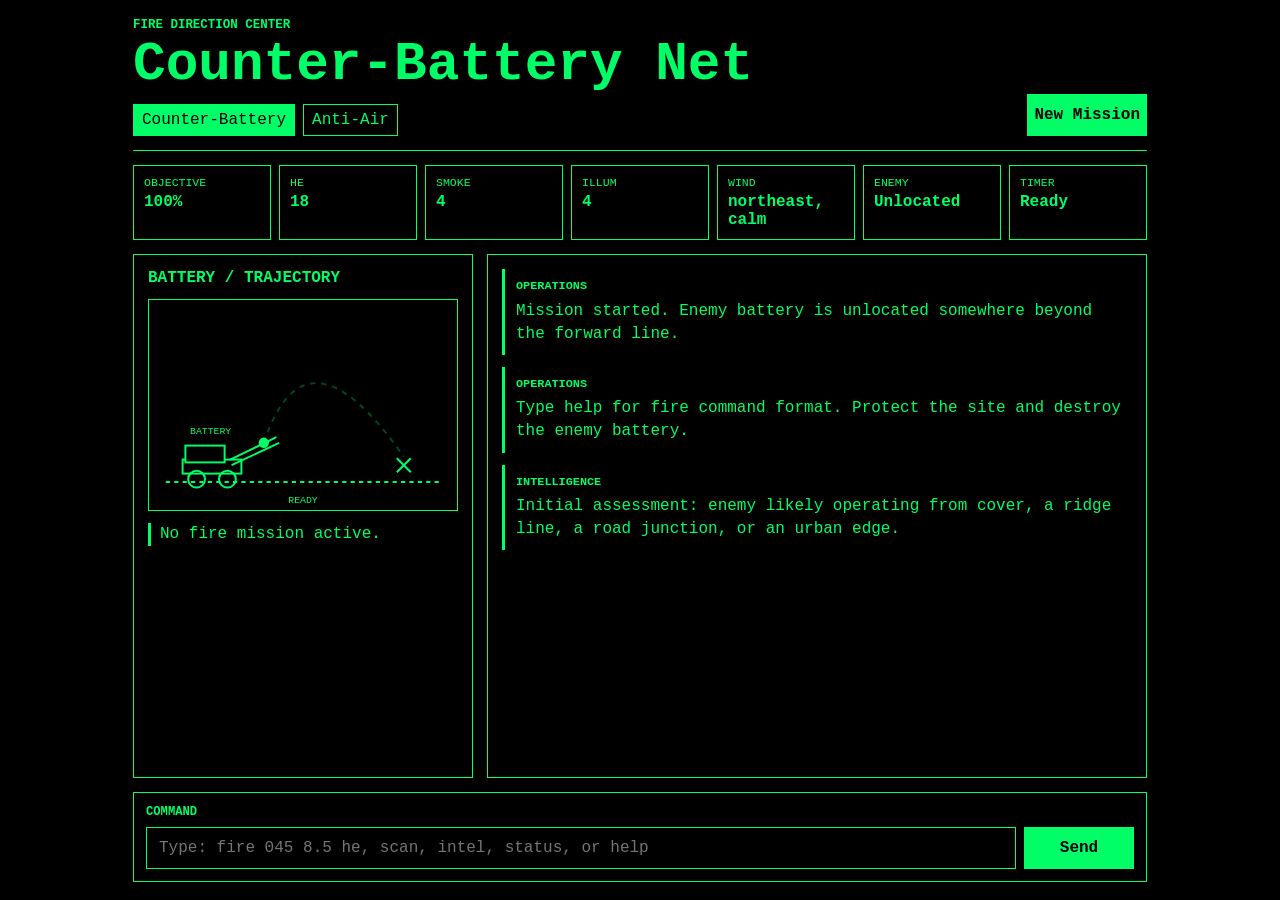
<file: index.html>
<!doctype html>
<html lang="en">
  <head>
    <meta charset="utf-8" />
    <meta name="viewport" content="width=device-width, initial-scale=1" />
    <title>Counter-Battery Command Net</title>
    <link rel="stylesheet" href="styles.css" />
  </head>
  <body>
    <main class="terminal-shell">
      <header class="terminal-header">
        <div>
          <p class="eyebrow">Fire Direction Center</p>
          <h1>Counter-Battery Net</h1>
          <nav class="site-nav" aria-label="Scenario navigation">
            <a href="index.html" aria-current="page">Counter-Battery</a>
            <a href="anti-air.html">Anti-Air</a>
          </nav>
        </div>
        <button id="newGameButton" type="button">New Mission</button>
      </header>

      <section class="status-bar" aria-live="polite">
        <p><span>Objective</span><strong id="objectiveValue">100%</strong></p>
        <p><span>HE</span><strong id="ammoHe">18</strong></p>
        <p><span>Smoke</span><strong id="ammoSmoke">4</strong></p>
        <p><span>Illum</span><strong id="ammoIllumination">4</strong></p>
        <p><span>Wind</span><strong id="windValue">E / Light</strong></p>
        <p><span>Enemy</span><strong id="enemyStatusValue">Hidden</strong></p>
        <p><span>Timer</span><strong id="timerValue">Ready</strong></p>
      </section>

      <section class="counter-layout">
        <aside class="artillery-panel" aria-label="Artillery fire visualization">
          <h2>Battery / Trajectory</h2>
          <svg id="artilleryScope" viewBox="0 0 220 150" role="img" aria-label="Artillery battery and shell arc">
            <line class="ground-line" x1="12" y1="130" x2="208" y2="130"></line>
            <g class="battery-graphic" aria-label="Artillery battery">
              <rect x="24" y="114" width="42" height="10"></rect>
              <circle cx="34" cy="128" r="6"></circle>
              <circle cx="56" cy="128" r="6"></circle>
              <line x1="58" y1="114" x2="91" y2="98"></line>
              <line x1="59" y1="118" x2="93" y2="102"></line>
              <rect x="26" y="104" width="28" height="12"></rect>
            </g>
            <path id="arcPath" class="arc-path" d="M 82 102 Q 112 12 182 112"></path>
            <path id="arcProgress" class="arc-progress" d="M 82 102 Q 112 12 182 112"></path>
            <circle id="shellMarker" class="shell-marker" cx="82" cy="102" r="3"></circle>
            <line class="splash-marker" x1="177" y1="113" x2="187" y2="123"></line>
            <line class="splash-marker" x1="187" y1="113" x2="177" y2="123"></line>
            <text x="44" y="96">BATTERY</text>
            <text id="arcLabel" x="110" y="145">READY</text>
          </svg>
          <p id="arcReadout" class="arc-readout">No fire mission active.</p>
        </aside>

        <section
          id="chatLog"
          class="chat-log"
          aria-live="polite"
          aria-label="Command chat log"
        ></section>
      </section>

      <form id="commandForm" class="command-form">
        <label for="commandInput">Command</label>
        <div class="command-row">
          <input
            id="commandInput"
            autocomplete="off"
            spellcheck="false"
            placeholder="Type: fire 045 8.5 he, scan, intel, status, or help"
          />
          <button id="sendButton" type="submit">Send</button>
        </div>
      </form>
    </main>

    <script src="app.js"></script>
  </body>
</html>
</file>
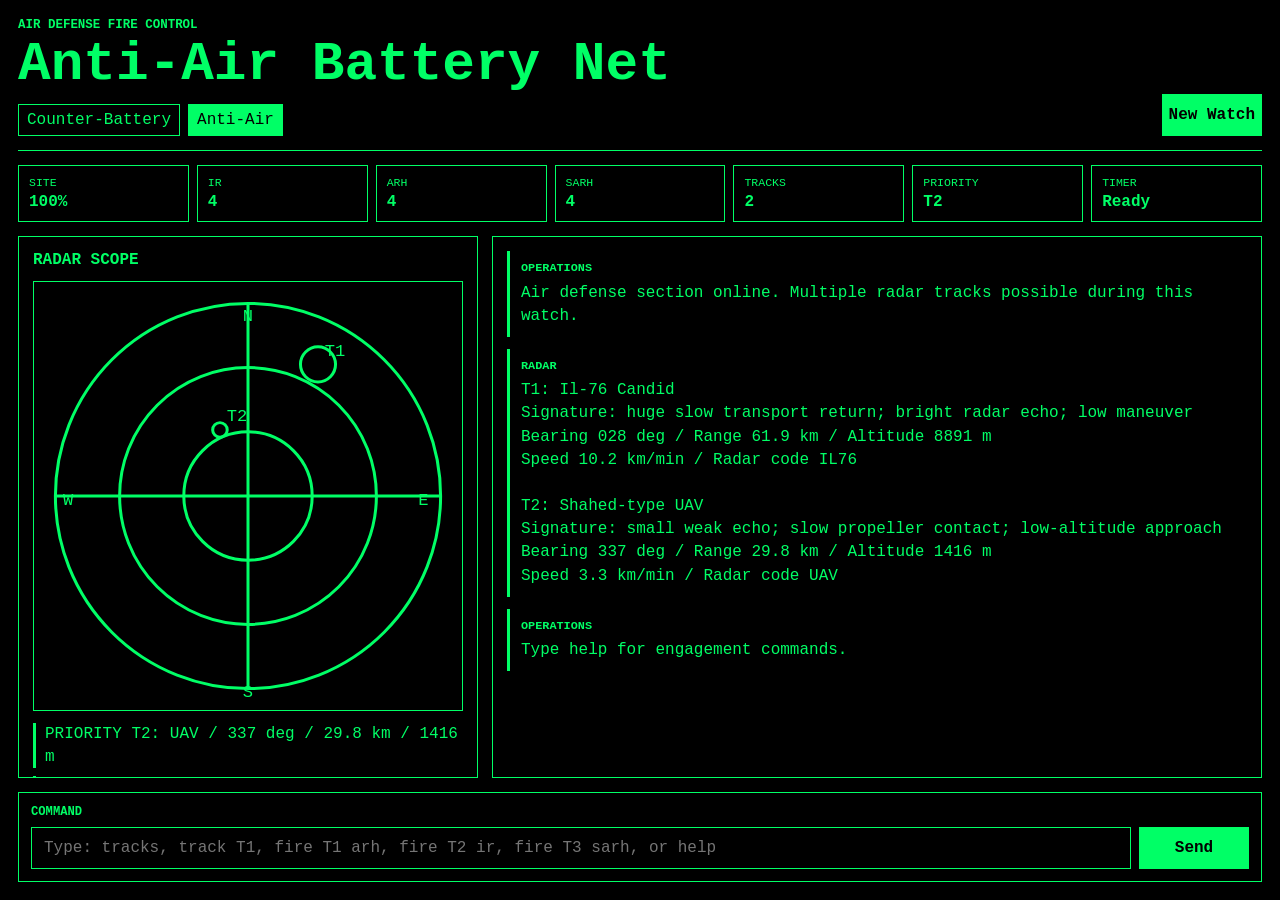
<file: anti-air.html>
<!doctype html>
<html lang="en">
  <head>
    <meta charset="utf-8" />
    <meta name="viewport" content="width=device-width, initial-scale=1" />
    <title>Anti-Air Battery Command Net</title>
    <link rel="stylesheet" href="styles.css" />
  </head>
  <body>
    <main class="terminal-shell radar-shell">
      <header class="terminal-header">
        <div>
          <p class="eyebrow">Air Defense Fire Control</p>
          <h1>Anti-Air Battery Net</h1>
          <nav class="site-nav" aria-label="Scenario navigation">
            <a href="index.html">Counter-Battery</a>
            <a href="anti-air.html" aria-current="page">Anti-Air</a>
          </nav>
        </div>
        <button id="newGameButton" type="button">New Watch</button>
      </header>

      <section class="status-bar aa-status-bar" aria-live="polite">
        <p><span>Site</span><strong id="siteValue">100%</strong></p>
        <p><span>IR</span><strong id="irValue">4</strong></p>
        <p><span>ARH</span><strong id="arhValue">4</strong></p>
        <p><span>SARH</span><strong id="sarhValue">4</strong></p>
        <p><span>Tracks</span><strong id="trackCountValue">0</strong></p>
        <p><span>Priority</span><strong id="priorityValue">---</strong></p>
        <p><span>Timer</span><strong id="timerValue">Ready</strong></p>
      </section>

      <section class="radar-layout">
        <aside class="radar-panel" aria-label="Radar scope">
          <h2>Radar Scope</h2>
          <svg id="radarScope" viewBox="0 0 100 100" role="img" aria-label="Range and bearing radar display">
            <circle cx="50" cy="50" r="45"></circle>
            <circle cx="50" cy="50" r="30"></circle>
            <circle cx="50" cy="50" r="15"></circle>
            <line x1="50" y1="5" x2="50" y2="95"></line>
            <line x1="5" y1="50" x2="95" y2="50"></line>
            <text x="50" y="9">N</text>
            <text x="91" y="52">E</text>
            <text x="50" y="97">S</text>
            <text x="8" y="52">W</text>
            <g id="blipGroup"></g>
          </svg>
          <div class="radar-readout">
            <p id="radarReadout">No active track.</p>
            <p>Outer ring: 80 km. Middle ring: 53 km. Inner ring: 27 km.</p>
          </div>
        </aside>

        <section
          id="chatLog"
          class="chat-log"
          aria-live="polite"
          aria-label="Air defense command chat log"
        ></section>
      </section>

      <form id="commandForm" class="command-form">
        <label for="commandInput">Command</label>
        <div class="command-row">
          <input
            id="commandInput"
            autocomplete="off"
            spellcheck="false"
            placeholder="Type: tracks, track T1, fire T1 arh, fire T2 ir, fire T3 sarh, or help"
          />
          <button id="sendButton" type="submit">Send</button>
        </div>
      </form>
    </main>

    <script src="anti-air.js"></script>
  </body>
</html>
</file>
<file: styles.css>
:root {
  color-scheme: dark;
  --bg: #000;
  --panel: #000;
  --line: #00ff66;
  --text: #00ff66;
  --muted: #00ff66;
  font-family: "Courier New", Courier, monospace;
}

* {
  box-sizing: border-box;
}

body {
  height: 100vh;
  min-height: 100vh;
  margin: 0;
  color: var(--text);
  background: var(--bg);
  overflow: hidden;
}

button,
input,
a {
  font: inherit;
}

button {
  min-height: 42px;
  border: 1px solid var(--line);
  color: #000;
  background: #00ff66;
  font-weight: 800;
  cursor: pointer;
}

button:disabled {
  cursor: not-allowed;
  opacity: 0.5;
}

.terminal-shell {
  display: grid;
  grid-template-rows: auto auto minmax(0, 1fr) auto;
  gap: 14px;
  width: min(1050px, 100%);
  height: 100vh;
  min-height: 100vh;
  margin: 0 auto;
  padding: 18px;
  overflow: hidden;
}

.terminal-header {
  display: flex;
  align-items: end;
  justify-content: space-between;
  gap: 16px;
  border-bottom: 1px solid var(--line);
  padding-bottom: 14px;
}

.site-nav {
  display: flex;
  flex-wrap: wrap;
  gap: 8px;
  margin-top: 12px;
}

.site-nav a {
  border: 1px solid var(--line);
  padding: 6px 8px;
  color: var(--text);
  text-decoration: none;
}

.site-nav a[aria-current="page"] {
  color: #000;
  background: #00ff66;
}

.eyebrow,
h1,
p {
  margin: 0;
}

.eyebrow {
  margin-bottom: 6px;
  color: #00ff66;
  font-size: 0.78rem;
  font-weight: 800;
  text-transform: uppercase;
}

h1 {
  font-size: clamp(1.7rem, 5vw, 3.4rem);
  line-height: 1;
}

.status-bar {
  display: grid;
  grid-template-columns: repeat(7, 1fr);
  gap: 8px;
}

.status-bar p {
  min-width: 0;
  border: 1px solid var(--line);
  background: var(--panel);
  padding: 10px;
}

.status-bar span {
  display: block;
  margin-bottom: 4px;
  color: var(--muted);
  font-size: 0.72rem;
  text-transform: uppercase;
}

.status-bar strong {
  color: #00ff66;
  font-size: 1rem;
}

.chat-log {
  min-height: 0;
  height: 100%;
  overflow: auto;
  border: 1px solid var(--line);
  background: #000;
  padding: 14px;
}

.counter-layout {
  display: grid;
  grid-template-columns: minmax(260px, 340px) minmax(0, 1fr);
  gap: 14px;
  min-height: 0;
  overflow: hidden;
}

.artillery-panel {
  border: 1px solid var(--line);
  padding: 14px;
  min-height: 0;
  overflow: auto;
}

.artillery-panel h2 {
  margin: 0 0 12px;
  font-size: 1rem;
  text-transform: uppercase;
}

.artillery-panel svg {
  display: block;
  width: 100%;
  max-width: 330px;
  margin: 0 auto;
  border: 1px solid var(--line);
  background: #000;
}

.artillery-panel line,
.artillery-panel rect,
.artillery-panel circle,
.artillery-panel path {
  fill: none;
  stroke: var(--line);
  stroke-width: 1.4;
}

.artillery-panel rect {
  fill: #000;
}

.artillery-panel text {
  fill: var(--text);
  font-family: "Courier New", Courier, monospace;
  font-size: 7px;
  text-anchor: middle;
}

.ground-line {
  stroke-dasharray: 3 3;
}

.arc-path {
  opacity: 0.28;
  stroke-dasharray: 4 4;
}

.arc-progress {
  stroke-width: 2;
}

.artillery-panel .shell-marker {
  fill: var(--text);
}

.arc-readout {
  margin-top: 12px;
  border-left: 3px solid var(--line);
  padding-left: 9px;
  line-height: 1.4;
}

.radar-shell {
  width: min(1320px, 100%);
}

.aa-status-bar {
  grid-template-columns: repeat(7, 1fr);
}

.radar-layout {
  display: grid;
  grid-template-columns: minmax(360px, 460px) minmax(0, 1fr);
  gap: 14px;
  min-height: 0;
  overflow: hidden;
}

.radar-panel {
  border: 1px solid var(--line);
  padding: 14px;
  min-height: 0;
  overflow: auto;
}

.radar-panel h2 {
  margin: 0 0 12px;
  font-size: 1rem;
  text-transform: uppercase;
}

.radar-panel svg {
  display: block;
  width: 100%;
  max-width: 430px;
  margin: 0 auto;
  border: 1px solid var(--line);
  background: #000;
}

.radar-panel circle,
.radar-panel line {
  fill: none;
  stroke: var(--line);
  stroke-width: 0.7;
}

.radar-panel text {
  fill: var(--text);
  font-family: "Courier New", Courier, monospace;
  font-size: 4px;
  text-anchor: middle;
}

.radar-blip {
  fill: var(--text);
  stroke: none;
}

.radar-label {
  fill: var(--text);
  font-size: 3.2px;
  text-anchor: start;
}

.missile-icon {
  fill: #000;
  stroke: var(--line);
  stroke-width: 0.75;
}

.missile-arh {
  stroke-width: 1.1;
}

.missile-sarh {
  stroke-dasharray: 1.3 0.9;
}

.missile-ir {
  fill: var(--text);
}

.missile-gun {
  fill: #000;
  stroke-width: 0.55;
}

.missile-label {
  fill: var(--text);
  font-size: 3px;
  text-anchor: start;
}

.radar-readout {
  display: grid;
  gap: 8px;
  margin-top: 12px;
  line-height: 1.4;
}

.radar-readout p {
  border-left: 3px solid var(--line);
  padding-left: 9px;
}

.message {
  max-width: 82ch;
  margin-bottom: 12px;
  border-left: 3px solid var(--line);
  padding: 9px 11px;
  background: #000;
  line-height: 1.45;
  white-space: pre-wrap;
}

.message:last-child {
  margin-bottom: 0;
}

.message .sender {
  display: block;
  margin-bottom: 4px;
  color: #00ff66;
  font-size: 0.74rem;
  font-weight: 800;
  text-transform: uppercase;
}

.message.player {
  margin-left: auto;
  border-left-color: #00ff66;
}

.message.pending {
  color: #00ff66;
}

.command-form {
  border: 1px solid var(--line);
  background: var(--panel);
  padding: 12px;
}

.command-form label {
  display: block;
  margin-bottom: 8px;
  color: var(--muted);
  font-size: 0.76rem;
  font-weight: 800;
  text-transform: uppercase;
}

.command-row {
  display: grid;
  grid-template-columns: 1fr 110px;
  gap: 8px;
}

input {
  width: 100%;
  min-height: 42px;
  border: 1px solid var(--line);
  border-radius: 0;
  padding: 0 12px;
  color: var(--text);
  background: #000;
  outline: none;
}

input:focus {
  border-color: #00ff66;
}

@media (max-width: 760px) {
  body {
    height: auto;
    min-height: 100vh;
    overflow: auto;
  }

  .terminal-shell {
    padding: 12px;
    height: auto;
    min-height: 100vh;
    overflow: visible;
  }

  .terminal-header {
    align-items: start;
    flex-direction: column;
  }

  .status-bar {
    grid-template-columns: repeat(2, 1fr);
  }

  .radar-layout {
    grid-template-columns: 1fr;
    overflow: visible;
  }

  .counter-layout {
    grid-template-columns: 1fr;
    overflow: visible;
  }

  .command-row {
    grid-template-columns: 1fr;
  }
}
</file>
